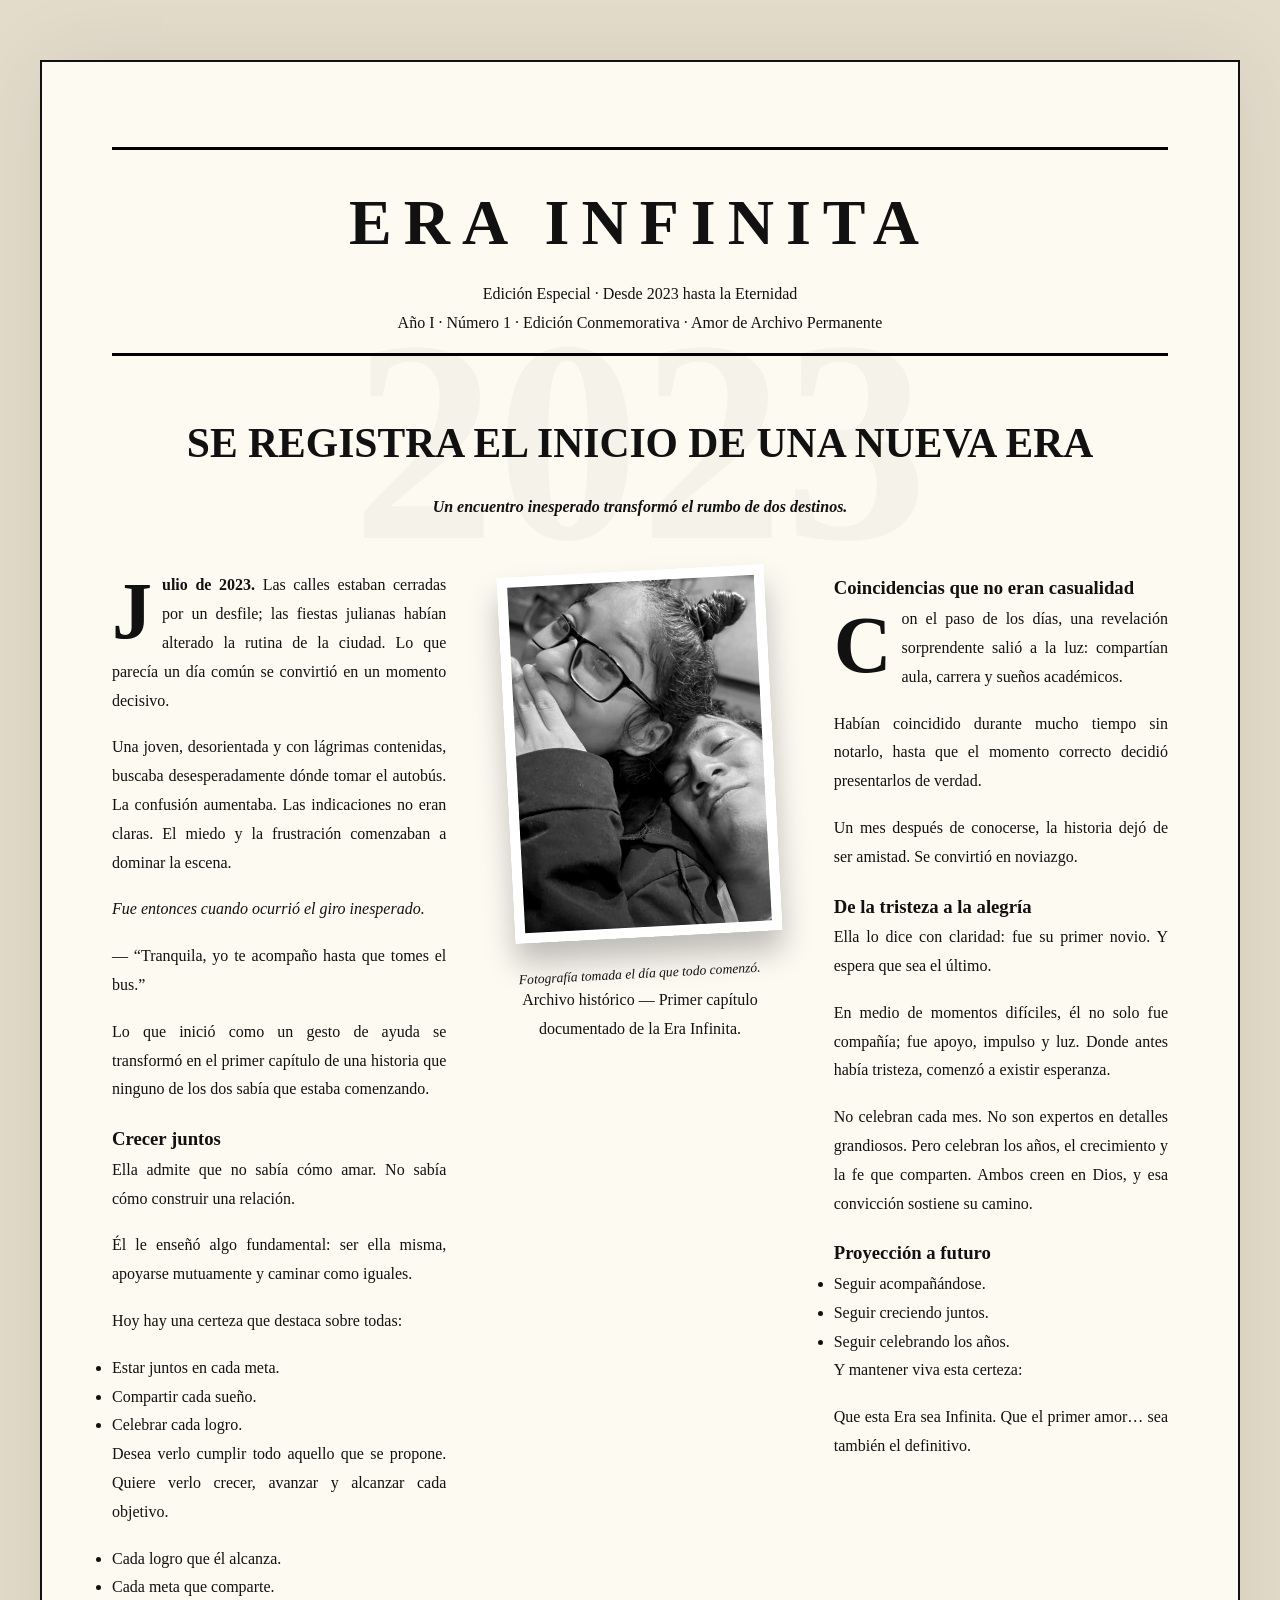
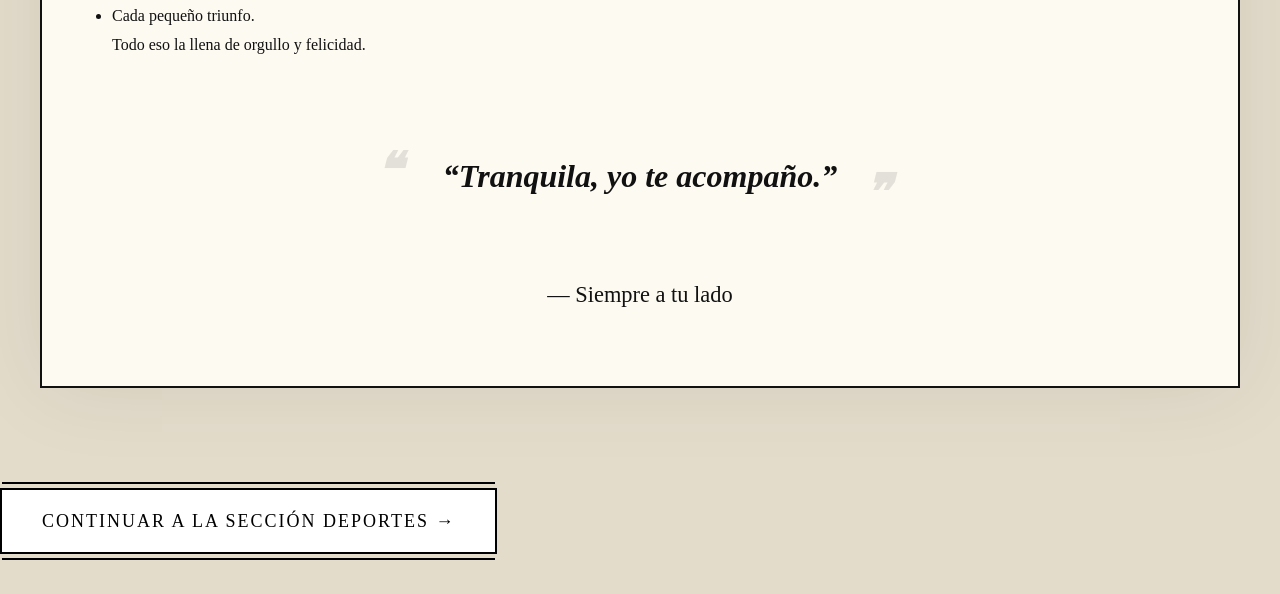
<file: index.html>
<!DOCTYPE html>
<html lang="en">
<head>
    <meta charset="UTF-8">
    <meta name="viewport" content="width=device-width, initial-scale=1.0">
    <link rel="stylesheet" href="css/style.css">
    <title>ERA INFINITA (Periodico)</title>
</head>
<body>


<section class="pagina portada-clasica">
<div class="anio-fondo">2023</div>

    <header class="cabecera-principal">
        <div class="linea-superior"></div>
        <h1>ERA INFINITA</h1>
        <p class="lema">Edición Especial · Desde 2023 hasta la Eternidad</p>
        <p class="linea-informativa">
            Año I · Número 1 · Edición Conmemorativa · Amor de Archivo Permanente
        </p>
        <div class="linea-inferior"></div>
    </header>

    <div class="titular-principal">
        <h2>SE REGISTRA EL INICIO DE UNA NUEVA ERA</h2>
        <p class="subtitulo-noticia">
            <strong>Un encuentro inesperado transformó el rumbo de dos destinos.</strong>
        </p>
    </div>

  <div class="bloque-editorial">

    <div class="columna-texto">
       <p><strong>Julio de 2023.</strong> Las calles estaban cerradas por un desfile; 
            las fiestas julianas habían alterado la rutina de la ciudad. 
            Lo que parecía un día común se convirtió en un momento decisivo.</p>

            <p>Una joven, desorientada y con lágrimas contenidas, buscaba 
            desesperadamente dónde tomar el autobús. La confusión aumentaba. 
            Las indicaciones no eran claras. El miedo y la frustración 
            comenzaban a dominar la escena.</p>

            <p><em>Fue entonces cuando ocurrió el giro inesperado.</em></p>

            <p class="frase-destacada">
            — “Tranquila, yo te acompaño hasta que tomes el bus.”
            </p>

            <p>Lo que inició como un gesto de ayuda se transformó en el primer 
            capítulo de una historia que ninguno de los dos sabía que estaba comenzando.</p>

            <h3>Crecer juntos</h3>

            <p>Ella admite que no sabía cómo amar. No sabía cómo construir una relación.</p>

            <p>Él le enseñó algo fundamental: ser ella misma, apoyarse mutuamente 
            y caminar como iguales.</p>

            <p>Hoy hay una certeza que destaca sobre todas:</p>

            <ul>
                <li>Estar juntos en cada meta.</li>
                <li>Compartir cada sueño.</li>
                <li>Celebrar cada logro.</li>
            </ul>

            <p>Desea verlo cumplir todo aquello que se propone. 
            Quiere verlo crecer, avanzar y alcanzar cada objetivo.</p>

            <ul>
                <li>Cada logro que él alcanza.</li>
                <li>Cada meta que comparte.</li>
                <li>Cada pequeño triunfo.</li>
            </ul>

            <p>Todo eso la llena de orgullo y felicidad.</p>

        </div>

    <div class="columna-imagen">
            <img src="image/primerafoto.jpeg" alt="Primer encuentro">
             <p class="nota-archivo">Fotografía tomada el día que todo comenzó.</p>
            <p class="pie-foto">
                Archivo histórico — Primer capítulo documentado de la Era Infinita.
            </p>
           

        </div>

    <div class="columna-texto">
         <h3>Coincidencias que no eran casualidad</h3>

            <p>Con el paso de los días, una revelación sorprendente salió a la luz: 
            compartían aula, carrera y sueños académicos.</p>

            <p>Habían coincidido durante mucho tiempo sin notarlo, 
            hasta que el momento correcto decidió presentarlos de verdad.</p>

            <p>Un mes después de conocerse, la historia dejó de ser amistad. 
            Se convirtió en noviazgo.</p>

            <h3>De la tristeza a la alegría</h3>

            <p>Ella lo dice con claridad: fue su primer novio. 
            Y espera que sea el último.</p>

            <p>En medio de momentos difíciles, él no solo fue compañía; 
            fue apoyo, impulso y luz. Donde antes había tristeza, 
            comenzó a existir esperanza.</p>

            <p>No celebran cada mes. No son expertos en detalles grandiosos. 
            Pero celebran los años, el crecimiento y la fe que comparten. 
            Ambos creen en Dios, y esa convicción sostiene su camino.</p>

            <h3>Proyección a futuro</h3>

            <ul>
                <li>Seguir acompañándose.</li>
                <li>Seguir creciendo juntos.</li>
                <li>Seguir celebrando los años.</li>
            </ul>

            <p>Y mantener viva esta certeza:</p>


            <p class="frase-final">
                Que esta Era sea Infinita.  
                Que el primer amor… sea también el definitivo.
            </p>

        </div>
        

    </div>
    <p class="cita-central">“Tranquila, yo te acompaño.”</p>

    <p class="firma-final">— Siempre a tu lado</p>

</section>
<a href="deportes.html" class="btn-edicion">
    Continuar a la sección Deportes →
</a>
</body>
</html>
</file>
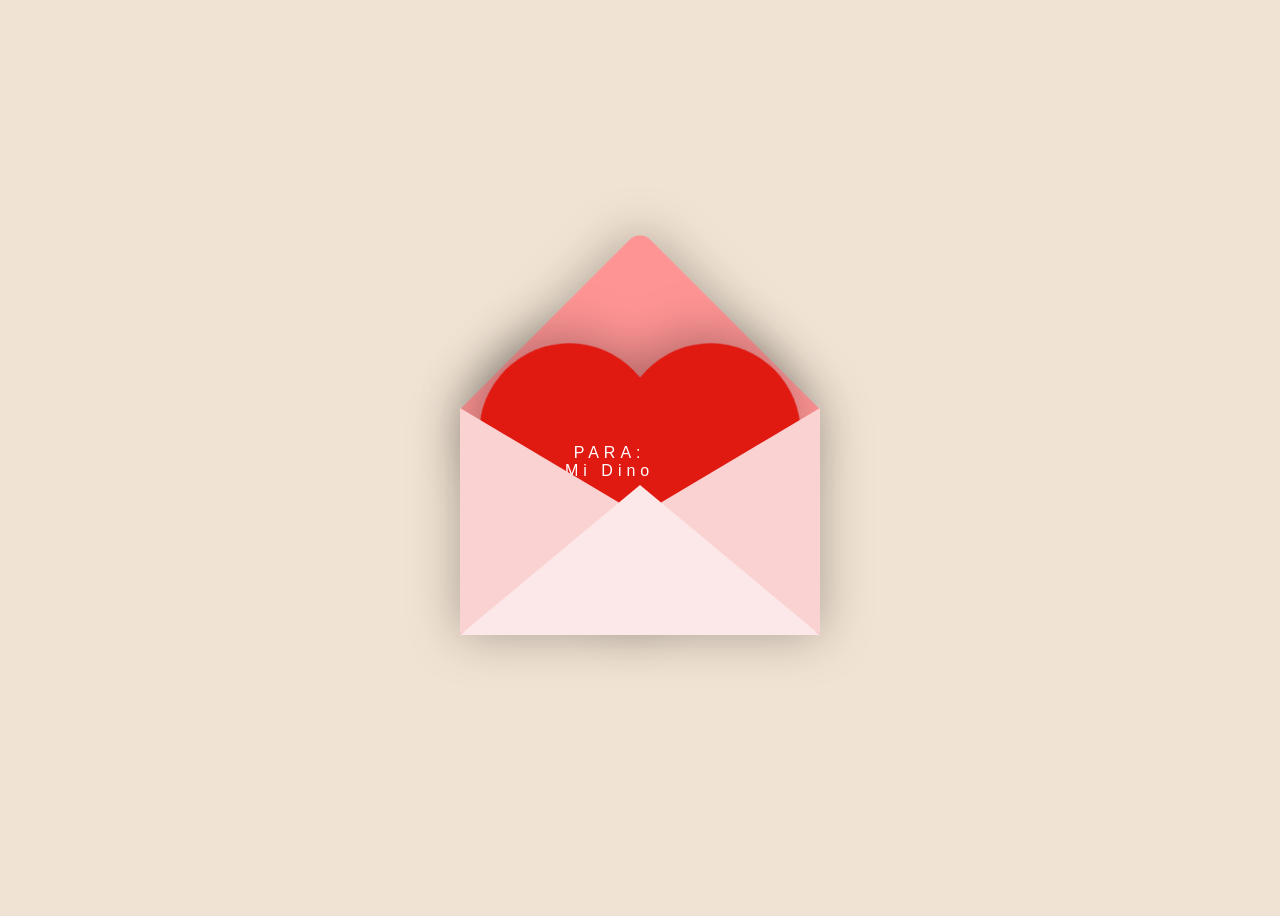
<file: carta.html>
<!DOCTYPE html>
    <html lang="en">
    <head>
    <meta charset="UTF-8">
    <title>Carta de San Valentín</title>
    <link rel="stylesheet" href="css/carta.css">
    </head>
    <body>

    

    <div class="valentines-day">
    <div class="envelope"></div>
    <div class="heart"></div>
    <div class="text"> PARA: <br> Mi Dino </div>
    <div class="front"></div>
    </div>

    <div id="card">
    <div class="side one"></div>
    <div class="side two">
    <h2 class="brillo">Para mi amorcito</h2>

    <p class="typing">
        Querido <span class="brillo">Dino</span>...
    </p>

    <p>
        Había dejado de creer en las 
        <span class="brillo">almas gemelas</span>, 
        pero la vida decidió sorprenderme.
    </p>

    <p>
        No porque seamos perfectos, sino porque nuestras 
        <span class="brillo">imperfecciones</span> 
        encajaron de una forma que solo el destino entiende.
    </p>

    <p>
        Y desde entonces supe algo…
        <span class="brillo">mi amor es real cuando miro tus ojos.</span>
    </p>
    </div>

    <script src='https://cdnjs.cloudflare.com/ajax/libs/jquery/3.2.1/jquery.min.js'></script>
    <script src="js/javascript.js"></script>

    <a href="index.html" class="btn-edicion">
        Regresar a la portada 
    </a>
    </body>
    </html>
</file>
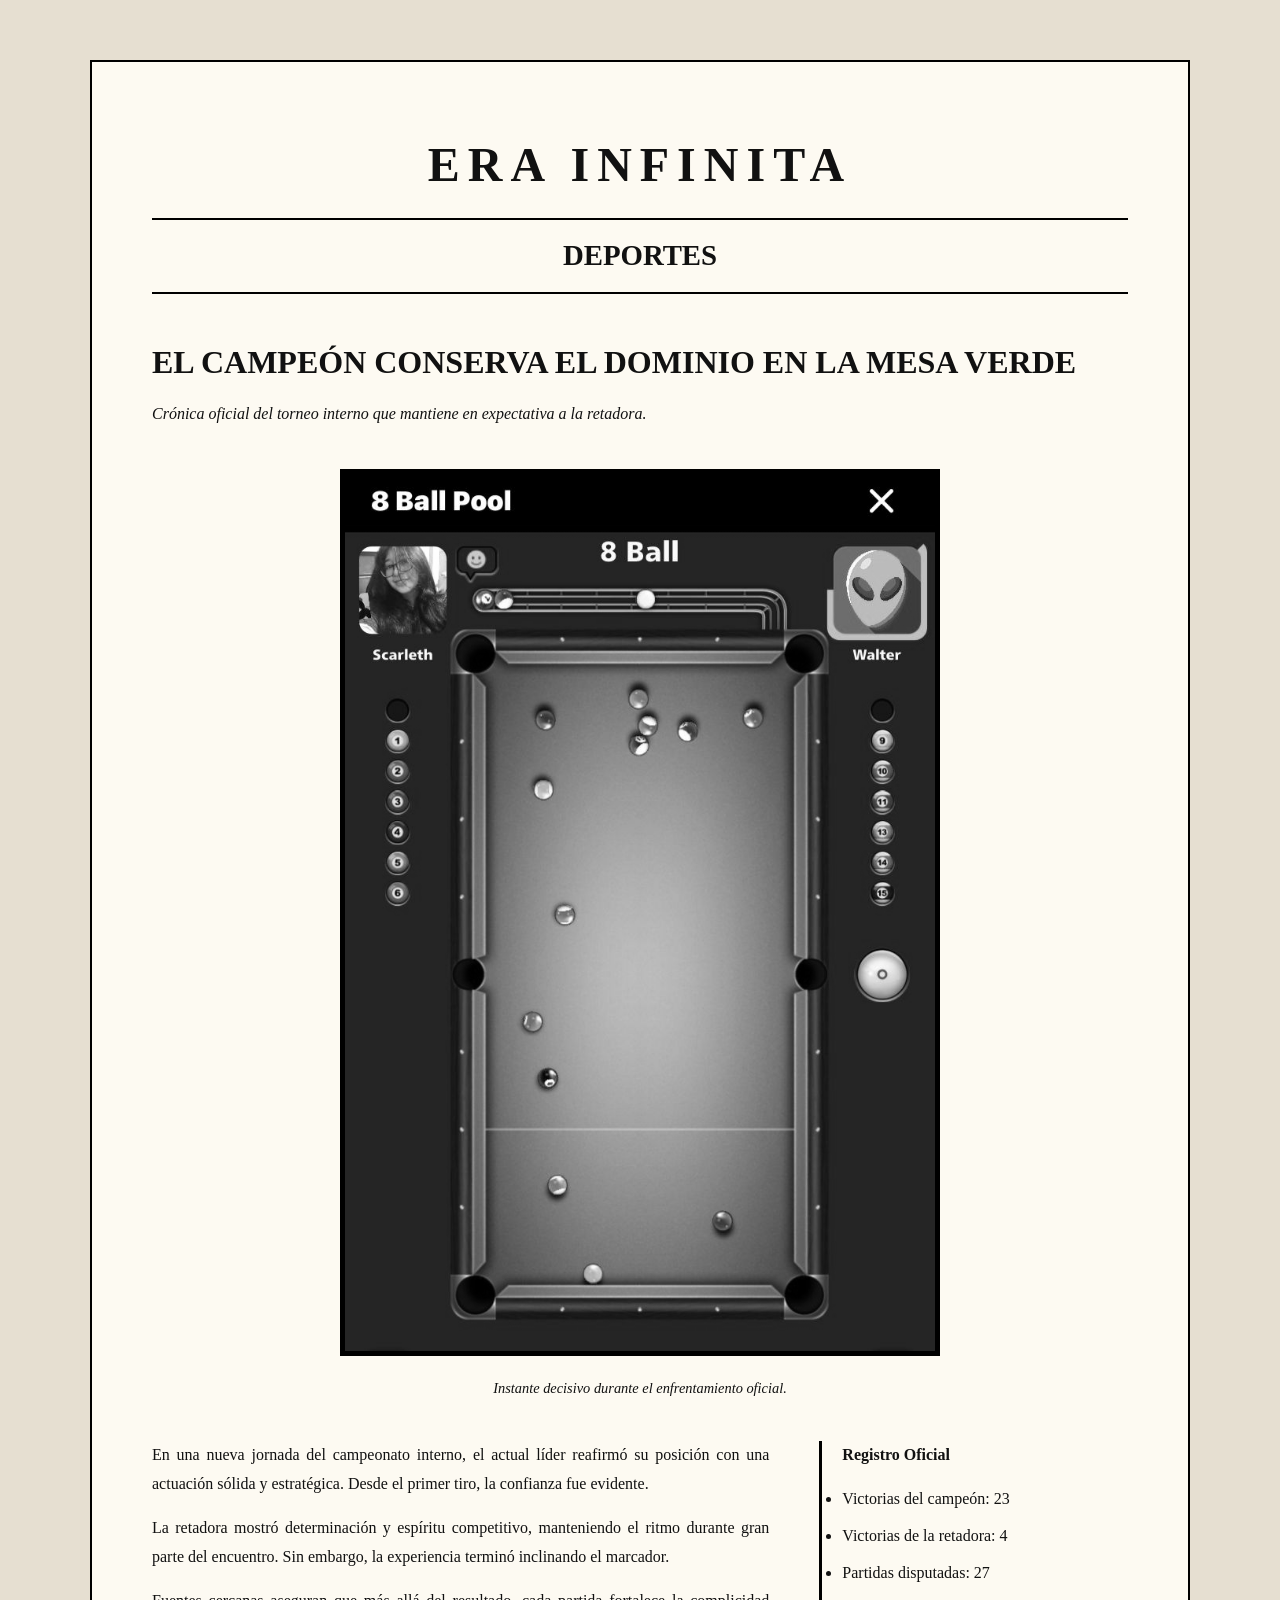
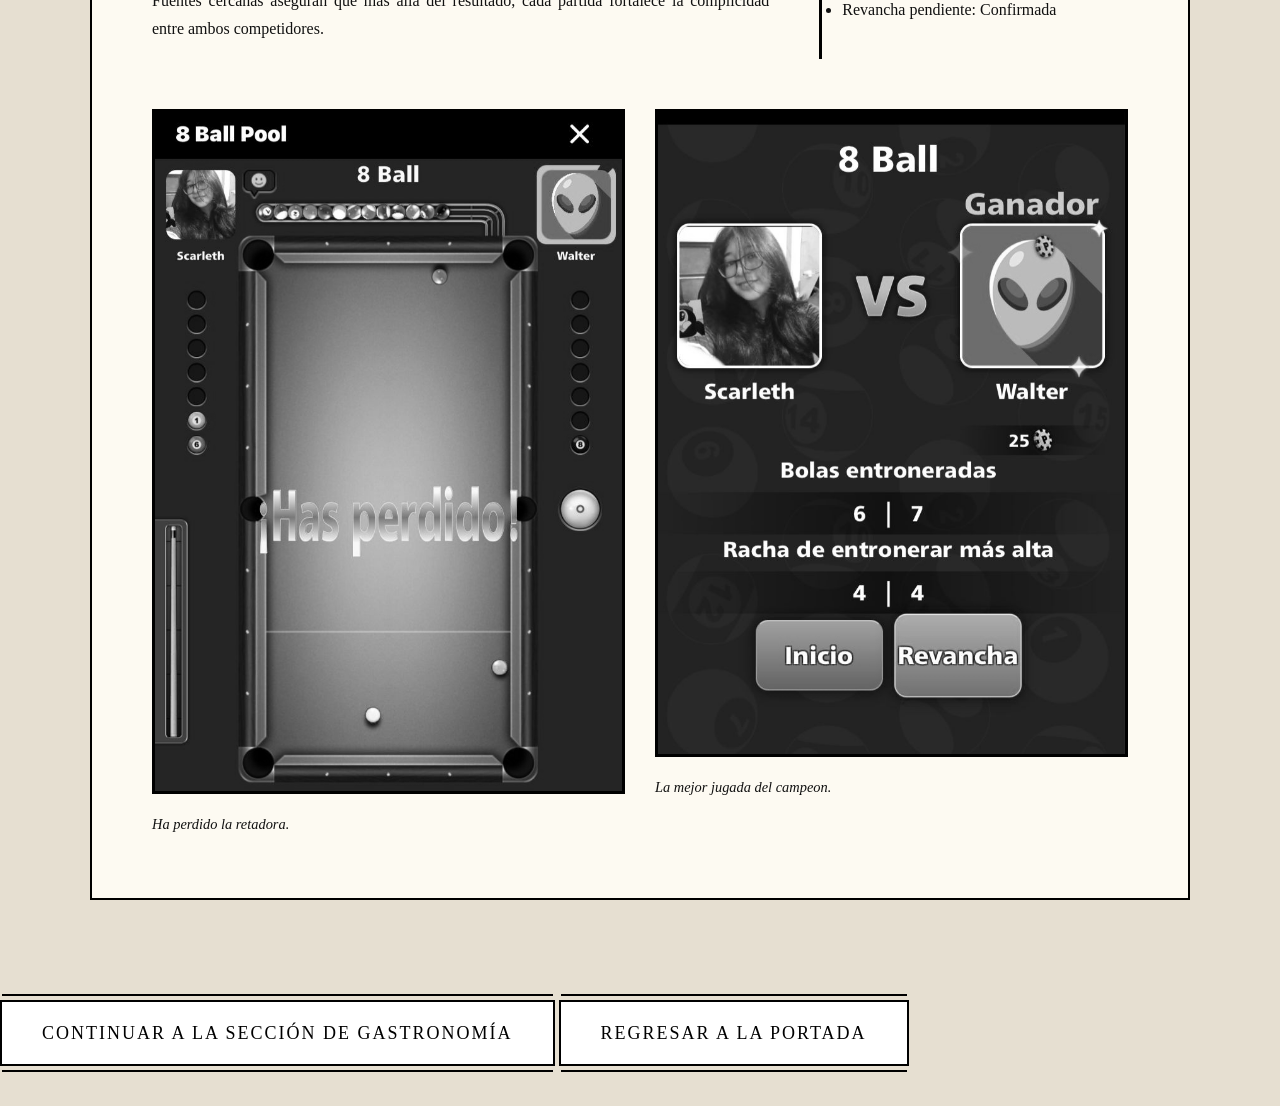
<file: deportes.html>
<!DOCTYPE html>
<html lang="es">
<head>
<meta charset="UTF-8">
<meta name="viewport" content="width=device-width, initial-scale=1.0">
<title>ERA INFINITA | Deportes</title>
<link rel="stylesheet" href="css/deportes.css">
</head>
<body>

<section class="pagina-clasica">

    <header class="cabecera-seccion">
        <h1>ERA INFINITA</h1>
        <div class="linea"></div>
        <h2>DEPORTES</h2>
        <div class="linea"></div>
    </header>

    <div class="titular">
        <h3>EL CAMPEÓN CONSERVA EL DOMINIO EN LA MESA VERDE</h3>
        <p class="bajada">
            Crónica oficial del torneo interno que mantiene en expectativa a la retadora.
        </p>
    </div>

    <!-- IMAGEN PRINCIPAL -->
    <div class="imagen-central">
        <img src="image/cocentracion .jpeg" alt="Partida principal">
        <p class="pie-foto">Instante decisivo durante el enfrentamiento oficial.</p>
    </div>

    <!-- COLUMNAS -->
    <div class="contenido-columnas">

        <div class="columna">
            <p>
                En una nueva jornada del campeonato interno, el actual líder reafirmó su
                posición con una actuación sólida y estratégica. Desde el primer tiro,
                la confianza fue evidente.
            </p>

            <p>
                La retadora mostró determinación y espíritu competitivo, manteniendo
                el ritmo durante gran parte del encuentro. Sin embargo, la experiencia
                terminó inclinando el marcador.
            </p>

            <p>
                Fuentes cercanas aseguran que más allá del resultado, cada partida
                fortalece la complicidad entre ambos competidores.
            </p>
        </div>

        <div class="columna estadisticas">
            <h4>Registro Oficial</h4>
            <ul>
                <li>Victorias del campeón: 23</li>
                <li>Victorias de la retadora: 4</li>
                <li>Partidas disputadas: 27</li>
                <li>Revancha pendiente: Confirmada</li>
            </ul>
        </div>

    </div>

    <!-- IMÁGENES SECUNDARIAS -->
    <div class="imagenes-secundarias">
        <div>
            <img src="image/has-perdido.jpeg" alt="">
            <p>Ha perdido la retadora.</p>
        </div>

        <div>
            <img src="image/ganador.jpeg" alt="">
            <p>La mejor jugada del campeon.</p>
        </div>
    </div>

</section>
<a href="Gastronomia.html" class="btn-edicion">
    Continuar a la sección de Gastronomía 
</a>
<a href="index.html" class="btn-edicion">
    Regresar a la portada 
</a>
</body>
</html>
</file>
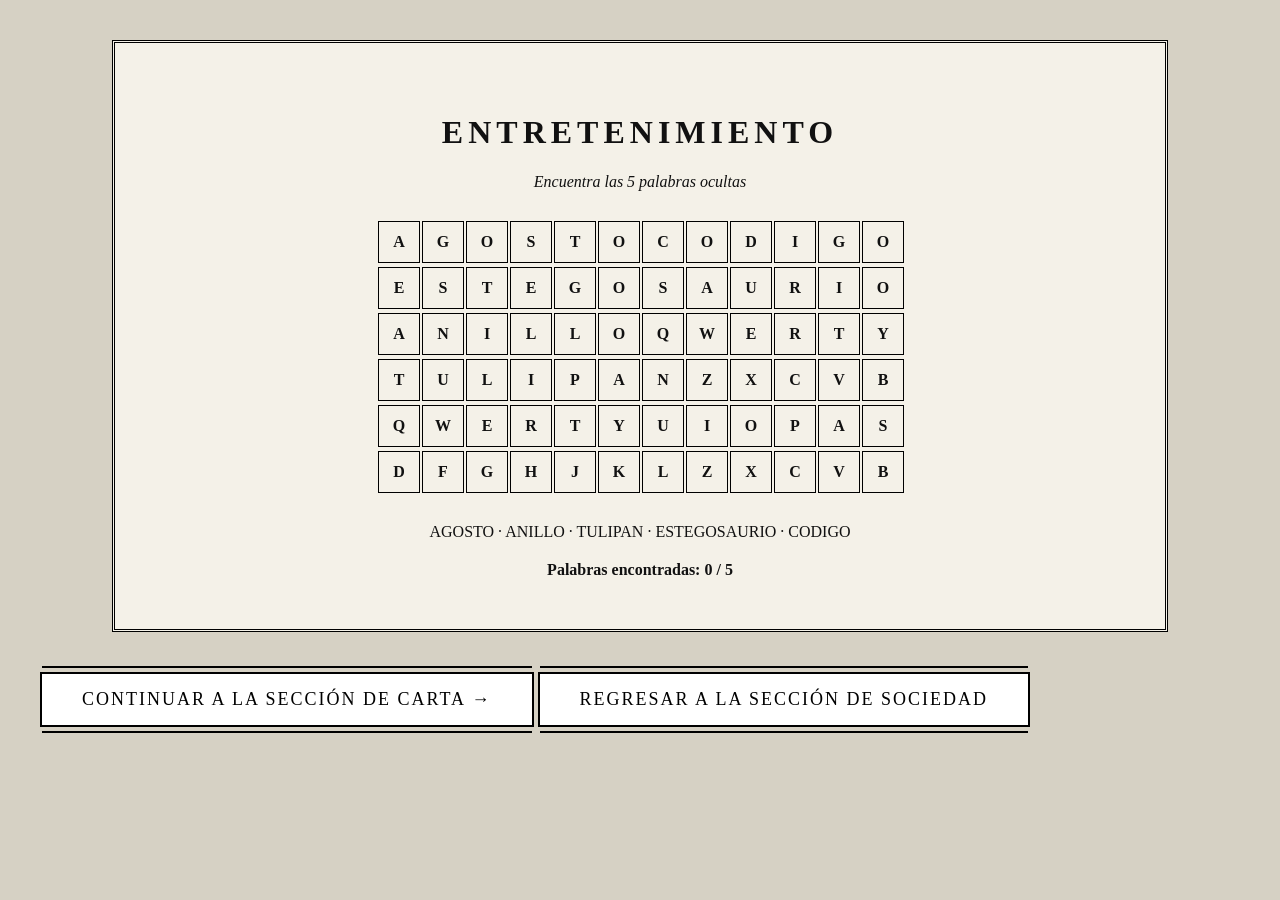
<file: entretenimiento.html>
<!DOCTYPE html>
<html lang="es">
<head>
<meta charset="UTF-8">
<meta name="viewport" content="width=device-width, initial-scale=1.0">
<title>ERA INFINITA | Entretenimiento</title>
<link rel="stylesheet" href="css/entretenimiento.css">
</head>
<body>

<div class="contenedor">
    <h1>ENTRETENIMIENTO</h1>
    <p class="sub">Encuentra las 5 palabras ocultas</p>

    <div class="grid" id="grid"></div>

    <div class="palabras">
        AGOSTO · ANILLO · TULIPAN · ESTEGOSAURIO · CODIGO
    </div>

    <div class="contador">
        Palabras encontradas: <span id="contador">0</span> / 5
    </div>

    <div class="mensaje-final" id="mensajeFinal">
        🔒 Mensaje Revelado:<br><br>
        Nuestro código comenzó en agosto,<br>
        floreció como un tulipán,<br>
        promete un anillo,<br>
        tiene la fuerza de un estegosaurio,<br>
        y será eterno. 💍
    </div>
</div>

<script>

const palabras = ["AGOSTO","ANILLO","TULIPAN","ESTEGOSAURIO","CODIGO"];
let encontradas = [];

const letras = [
"A","G","O","S","T","O","C","O","D","I","G","O",
"E","S","T","E","G","O","S","A","U","R","I","O",
"A","N","I","L","L","O","Q","W","E","R","T","Y",
"T","U","L","I","P","A","N","Z","X","C","V","B",
"Q","W","E","R","T","Y","U","I","O","P","A","S",
"D","F","G","H","J","K","L","Z","X","C","V","B"
];

const grid = document.getElementById("grid");
let seleccionando = false;
let seleccionActual = [];

letras.forEach((letra, index)=>{
    const cell = document.createElement("div");
    cell.classList.add("cell");
    cell.textContent = letra;
    cell.dataset.index = index;
    grid.appendChild(cell);
});

grid.addEventListener("mousedown", e=>{
    if(!e.target.classList.contains("cell")) return;
    seleccionando = true;
    seleccionActual=[];
    seleccionarCelda(e.target);
});

grid.addEventListener("mouseover", e=>{
    if(seleccionando && e.target.classList.contains("cell")){
        seleccionarCelda(e.target);
    }
});

document.addEventListener("mouseup", ()=>{
    seleccionando=false;
    verificar();
    seleccionActual=[];
    document.querySelectorAll(".cell").forEach(c=>c.classList.remove("selecting"));
});

function seleccionarCelda(cell){
    if(!seleccionActual.includes(cell)){
        seleccionActual.push(cell);
        cell.classList.add("selecting");
    }
}

function verificar(){
    const palabraFormada = seleccionActual.map(c=>c.textContent).join("");
    const palabraReversa = palabraFormada.split("").reverse().join("");

    palabras.forEach(p=>{
        if((palabraFormada===p || palabraReversa===p) && !encontradas.includes(p)){
            seleccionActual.forEach(c=>{
                c.classList.remove("selecting");
                c.classList.add("found");
            });
            encontradas.push(p);
            document.getElementById("contador").textContent = encontradas.length;

            if(encontradas.length===5){
                document.getElementById("mensajeFinal").style.display="block";
            }
        }
    });
}

</script>
<a href="carta.html" class="btn-edicion">
    Continuar a la sección de Carta →
</a>
<a href="sociedad.html" class="btn-edicion">
    Regresar a la sección de Sociedad 
</a>
</body>
</html>
</file>
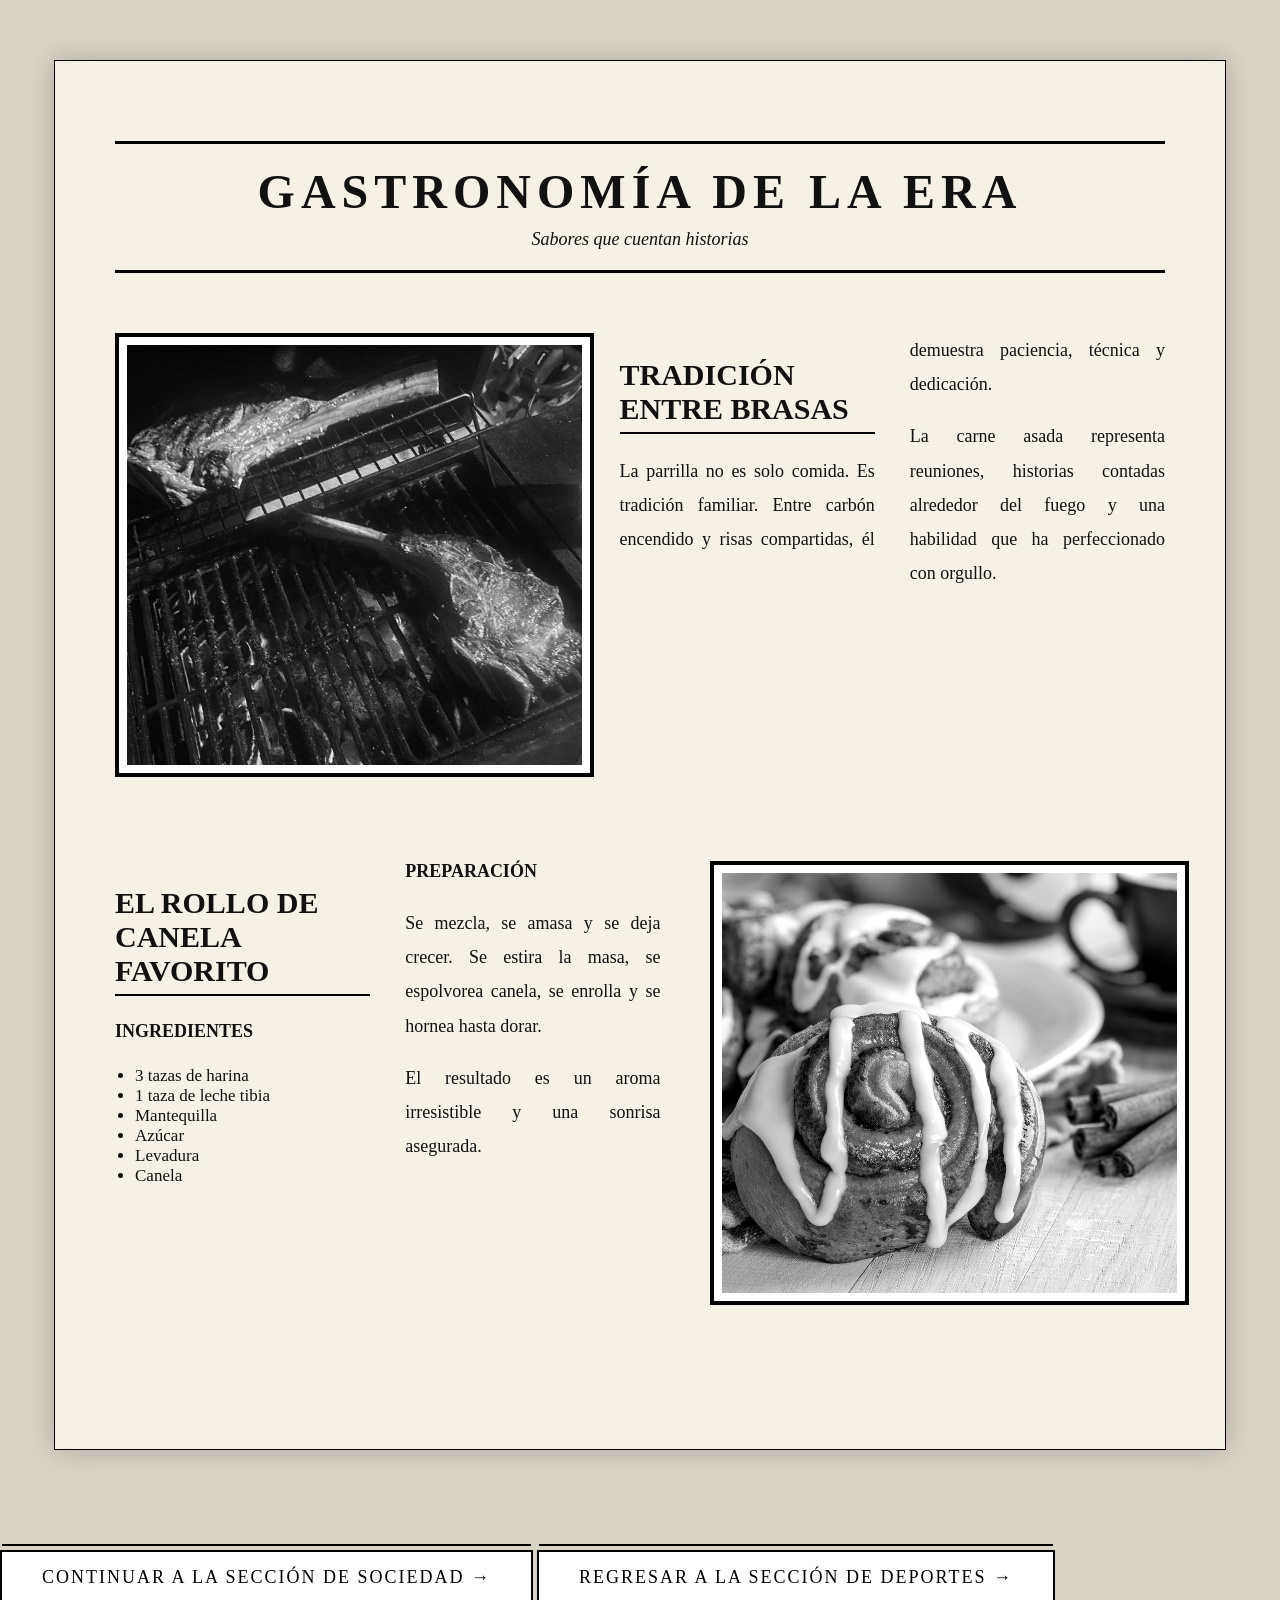
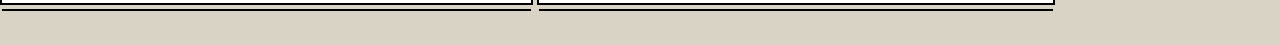
<file: Gastronomia.html>
<!DOCTYPE html>
<html lang="es">
<head>
<meta charset="UTF-8">
<meta name="viewport" content="width=device-width, initial-scale=1.0">
<title>ERA INFINITA | Gastronomía</title>
<link rel="stylesheet" href="css/gastronomia.css">
</head>
<body>

<section class="pagina-gastronomia">

    <header class="cabecera-gastro">
        <h1>GASTRONOMÍA DE LA ERA</h1>
        <p>Sabores que cuentan historias</p>
    </header>

    <!-- SECCIÓN PARRILLA -->
    <article class="bloque-gastro">

        <div class="imagen-gastro">
            <img src="image/parrilla.jpeg" alt="Carne asada en parrilla">
        </div>

        <div class="texto-gastro">
            <h2>Tradición entre Brasas</h2>
            <p>
            La parrilla no es solo comida. Es tradición familiar.
            Entre carbón encendido y risas compartidas,
            él demuestra paciencia, técnica y dedicación.
            </p>

            <p>
            La carne asada representa reuniones,
            historias contadas alrededor del fuego
            y una habilidad que ha perfeccionado con orgullo.
            </p>
        </div>

    </article>


    <!-- SECCIÓN ROLLO DE CANELA -->
    <article class="bloque-gastro invertido">

        <div class="imagen-gastro">
            <img src="image/rollos-de-canela.jpg" alt="Rollo de canela">
        </div>

        <div class="texto-gastro">
            <h2>El Rollo de Canela Favorito</h2>

            <h4>Ingredientes</h4>
            <ul>
                <li>3 tazas de harina</li>
                <li>1 taza de leche tibia</li>
                <li>Mantequilla</li>
                <li>Azúcar</li>
                <li>Levadura</li>
                <li>Canela</li>
            </ul>

            <h4>Preparación</h4>
            <p>
            Se mezcla, se amasa y se deja crecer.
            Se estira la masa, se espolvorea canela,
            se enrolla y se hornea hasta dorar.
            </p>

            <p>
            El resultado es un aroma irresistible
            y una sonrisa asegurada.
            </p>
        </div>

    </article>

</section>


<a href="sociedad.html" class="btn-edicion">
    Continuar a la sección de Sociedad →
</a>
<a href="deportes.html" class="btn-edicion">
    Regresar a la sección de Deportes →
</a>
</body>
</html>
</file>
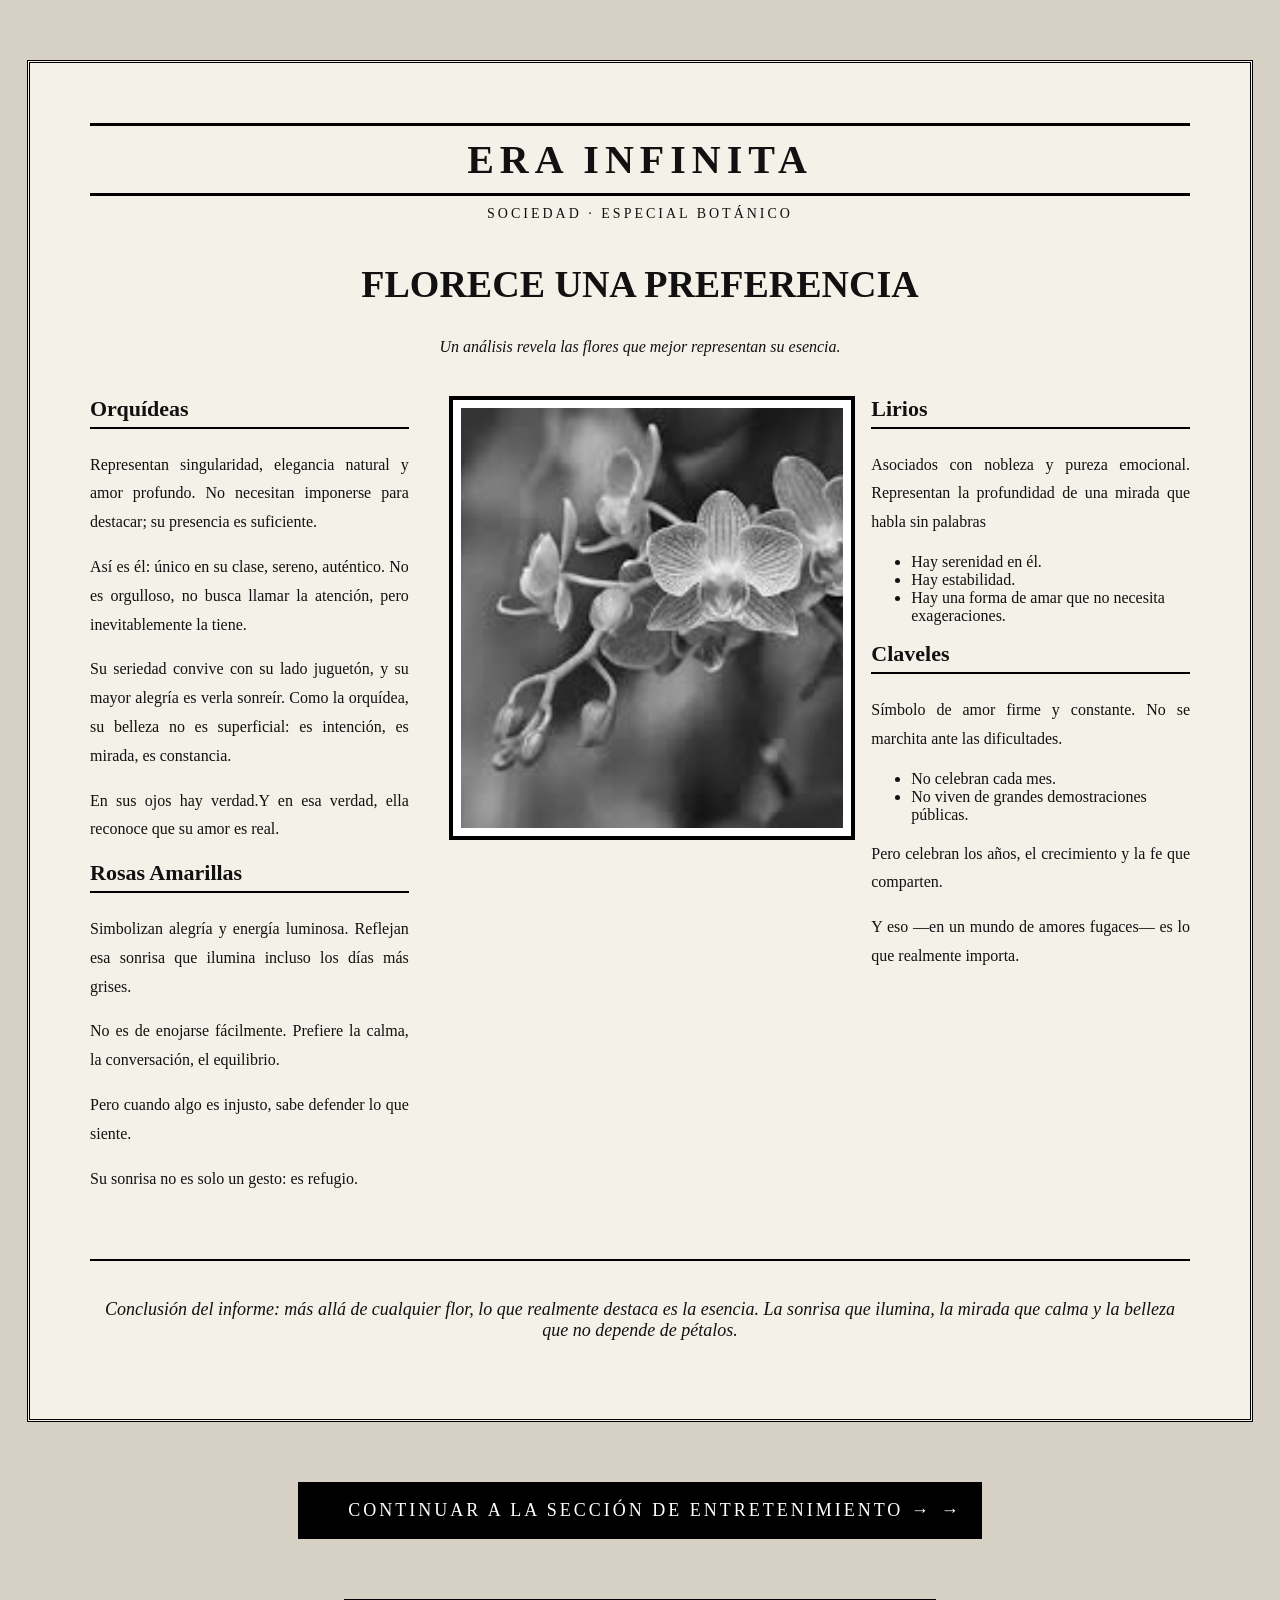
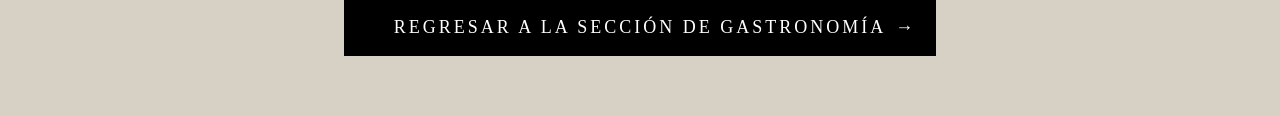
<file: sociedad.html>
<!DOCTYPE html>
<html lang="es">
<head>
<meta charset="UTF-8">
<meta name="viewport" content="width=device-width, initial-scale=1.0">
<title>ERA INFINITA | Sociedad</title>
<link rel="stylesheet" href="css/sociedad.css">
</head>
<body>

<section class="pagina-sociedad">

    <header class="cabecera-sociedad">
        <div class="linea"></div>
        <h1>ERA INFINITA</h1>
        <div class="linea"></div>
        <p class="seccion">SOCIEDAD · ESPECIAL BOTÁNICO</p>
    </header>

    <h2 class="titular-principal">
        FLORECE UNA PREFERENCIA
    </h2>

    <p class="subtitulo">
        Un análisis revela las flores que mejor representan su esencia.
    </p>

    <div class="bloque-sociedad">

        <div class="columna-texto">
            <h3>Orquídeas</h3>
            <p>
            <p>Representan singularidad, elegancia natural y amor profundo. No necesitan imponerse para destacar; su presencia es suficiente.</p>
            <p>Así es él: único en su clase, sereno, auténtico. No es orgulloso, no busca llamar la atención, pero inevitablemente la tiene.</p>
            <p>Su seriedad convive con su lado juguetón, y su mayor alegría es verla sonreír. Como la orquídea, su belleza no es superficial: es intención, es mirada, es constancia.</p>
            <p>En sus ojos hay verdad.Y en esa verdad, ella reconoce que su amor es real.</p>
            

            <h3>Rosas Amarillas</h3>
            <p>
            Simbolizan alegría y energía luminosa. Reflejan esa sonrisa que ilumina incluso los días más grises.</p>
            <p>No es de enojarse fácilmente. Prefiere la calma, la conversación, el equilibrio.</p>
            <p>Pero cuando algo es injusto, sabe defender lo que siente.</p>
            <p>Su sonrisa no es solo un gesto: es refugio.</p>
        </div>

        <div class="columna-imagen">
            <img src="image/orquideas.jpg" alt="Flores representativas">
        </div>

        <div class="columna-texto">
            <h3>Lirios</h3>
            <p>
            Asociados con nobleza y pureza emocional. Representan la profundidad de una mirada que habla sin palabras</p>
            <ul>
                <li>Hay serenidad en él.</li>
                <li>Hay estabilidad.</li>
                <li>Hay una forma de amar que no necesita exageraciones.</li>
            </ul>

            <h3>Claveles</h3>
            <p>
            Símbolo de amor firme y constante.
No se marchita ante las dificultades. </p>
<ul>
    <li>No celebran cada mes.</li>
    <li>No viven de grandes demostraciones públicas.</li>
</ul>
<p>Pero celebran los años, el crecimiento y la fe que comparten.</p>
<p>Y eso —en un mundo de amores fugaces—
es lo que realmente importa.</p>
            </p>
        </div>

    </div>

    <div class="editorial-final">
        <p>
        Conclusión del informe: más allá de cualquier flor, lo que realmente destaca es la esencia. 
        La sonrisa que ilumina, la mirada que calma y la belleza que no depende de pétalos.
        </p>
    </div>

</section>
<a href="entretenimiento.html" class="btn-edicion">
    Continuar a la sección de Entretenimiento →
</a>
<a href="Gastronomia.html" class="btn-edicion">
    Regresar a la sección de Gastronomía 
</a>
</body>
</html>
</file>
<file: css/style.css>
*{
    margin:0;
    padding:0;
    box-sizing:border-box;
}

body{
    background:#e4dccb;
    font-family: "Georgia", serif;
    color:#111;
    line-height:1.8;
}

/* CONTENEDOR */
.pagina{
    max-width:1200px;
    margin:60px auto;
    padding:70px;
    background:#fdfaf2;
    border:2px solid #111;
    box-shadow:0 0 80px rgba(0,0,0,0.08);
    position:relative;
    overflow:hidden;
}

/* AÑO GIGANTE DE FONDO */
.anio-fondo{
    position:absolute;
    top:120px;
    left:50%;
    transform:translateX(-50%);
    font-size:18rem;
    font-weight:900;
    color:rgba(0,0,0,0.03);
    pointer-events:none;
    user-select:none;
}

/* CABECERA */
.cabecera-principal{
    text-align:center;
    margin-bottom:40px;
    position:relative;
    z-index:2;
}

.cabecera-principal h1{
    font-size:4rem;
    letter-spacing:12px;
    font-weight:900;
}

.linea-superior,
.linea-inferior{
    height:3px;
    background:#000;
    margin:15px 0;
}

/* TITULAR */
.titular-principal{
    text-align:center;
    margin:50px 0;
}

.titular-principal h2{
    font-size:2.6rem;
    font-weight:bold;
}

.subtitulo-noticia{
    margin-top:12px;
    font-style:italic;
}

/* GRID */
.bloque-editorial{
    display:grid;
    grid-template-columns:1fr 0.8fr 1fr;
    gap:60px;
    position:relative;
    z-index:2;
}

/* LETRA CAPITAL */
.columna-texto p:first-of-type::first-letter{
    font-size:5rem;
    float:left;
    padding-right:10px;
    line-height:1;
    font-weight:bold;
}

/* TEXTO */
.columna-texto p{
    margin-bottom:18px;
    text-align:justify;
    font-size:1rem;
}

.columna-texto h4{
    margin:35px 0 10px;
    font-size:1.1rem;
    text-transform:uppercase;
    border-bottom:1px solid #000;
    padding-bottom:6px;
}

/* IMAGEN TIPO POLAROID */
.columna-imagen{
    text-align:center;
    align-self:start;
}

.columna-imagen img{
    width:100%;
    max-width:300px;
    border:10px solid #fff;
    box-shadow:0 20px 30px rgba(0,0,0,0.25);
    transform:rotate(-3deg);
    filter:grayscale(100%) contrast(110%);
}

.nota-archivo{
    margin-top:15px;
    font-size:0.85rem;
    font-style:italic;
    transform:rotate(-3deg);
}

/* CITA CENTRAL GRANDE */
.cita-central{
    margin:70px 0;
    text-align:center;
    font-size:2rem;
    font-style:italic;
    font-weight:bold;
    position:relative;
}

.cita-central::before,
.cita-central::after{
    content:"❝";
    font-size:3rem;
    position:absolute;
    top:-20px;
    color:rgba(0,0,0,0.1);
}

.cita-central::before{
    left:25%;
}

.cita-central::after{
    right:25%;
    transform:rotate(180deg);
}

/* FIRMA */
.firma-final{
    text-align:center;
    margin-top:40px;
    font-family:cursive;
    font-size:1.4rem;
}

/* RESPONSIVE */
@media(max-width:1000px){
    .bloque-editorial{
        grid-template-columns:1fr;
    }

    .anio-fondo{
        font-size:10rem;
        top:200px;
    }

    .columna-imagen{
        margin:30px 0;
    }
}

.btn-edicion {
    display: inline-block;
    margin: 40px auto;
    padding: 15px 40px;
    font-family: "Times New Roman", serif;
    font-size: 18px;
    letter-spacing: 2px;
    text-transform: uppercase;
    text-decoration: none;
    color: black;
    border: 2px solid black;
    background: white;
    position: relative;
    transition: all 0.3s ease;
}

.btn-edicion::before,
.btn-edicion::after {
    content: "";
    position: absolute;
    width: 100%;
    height: 2px;
    background: black;
    left: 0;
    transition: 0.3s;
}

.btn-edicion::before {
    top: -8px;
}

.btn-edicion::after {
    bottom: -8px;
}

.btn-edicion:hover {
    background: black;
    color: white;
    letter-spacing: 4px;
}
</file>
<file: css/carta.css>
@import url('https://fonts.googleapis.com/css?family=Sacramento');

    #card {
height:500px;
width:800px;
margin:5em auto;
position: absolute;
display:flex;
opacity:0;
transform: scale(0.7);
transition: all 0.6s ease;
pointer-events:none;
}
#card.show {
opacity:1;
transform: scale(1);
pointer-events:auto;
}
#card h2 {
    font-size:3em;
    margin:0;
    color:pink;
    text-align: center;
    }
    #card p {
    font-size: 1.5em;
    text-align: justify;
    padding-left: 30px; /* Espacio en blanco a la izquierda */
    padding-right: 30px; /* Espacio en blanco a la derecha */
    }


    .side {
    background:#eee;
    height:550px;
    width:400px;
    /*    border:1px solid red; */
    padding:10px;
    }
    .side.one {
    width:320px;
    transform:skew(10deg,20deg);
    background:linear-gradient(90deg, #fff, #fff 40%, #ddd);
    }
    .side.two {
    transform:skew(10deg,-15deg);
    background:linear-gradient(-90deg, #fff, #fff 40%, #f0f0f0);
    }

    body {
    display: flex;
    align-items: center;
    justify-content: center;
    height: 100vh;
    font-family: 'Sacramento', cursive;
    background-color: #f1e3d3;
    overflow: hidden;
    }
    
    .valentines-day {
    position: relative;
    cursor: pointer;
    }
    
    .envelope {
    position: relative;
    filter: drop-shadow(0 0 25px rgba(0,0,0,.3));
    }
    
    .envelope:before {
    content:"";
    position: absolute;
    width:254px;
    height:254px;
    background-color: #ff9494;
    transform: rotate(-45deg);
    border-radius: 0 15px 0 0;
    left:-37px;
    top:-82px;
    }
    
    .envelope:after {
    content:"";
    position: absolute;
    background-color: #ff9494;
    width:360px;
    height:225px;
    left:-90px;
    top:45px;
    }
    
    .heart {
    position: relative;
    background-color: #e01911;
    display: inline-block;
    height: 180px;
    top:50px;
    left:0;
    transform: rotate(-45deg);
    width:180px;
    filter: drop-shadow(0 -10px 25px rgba(0,0,0,.3));
    transition: .5s;
    }
    
    .heart:before, .heart:after {
    content:"";
    background-color: #e01911;
    border-radius:50%;
    height: 180px;
    width: 180px;
    position: absolute;
    }
    
    .heart:before {
    top:-100px;
    left:0;}
    
    .heart:after {
    left:100px;
    top:0;}
    
    .front {
    position: absolute;
    width:0;
    height:0;
    border-right: 190px solid #fbd2d2;
    border-top: 113px solid transparent;
    border-bottom: 113px solid transparent;
    top:44px;
    left:80px;
    z-index:4;
    }
    
    .front:before {
    content:"";
    position: absolute;
    width:0;
    height:0;
    border-left: 190px solid #fbd2d2;
    border-top: 113px solid transparent;
    border-bottom: 113px solid transparent;
    top:-113px;
    left:-170px;
    }
    
    .front:after {
    width:0;
    height:0;
    position: absolute;
    content:"";
    border-bottom: 150px solid #fce7e9;
    border-right:180px solid transparent;
    border-left: 180px solid transparent;
    top:-36px;
    left:-170px;
    }
    
    .text {
    position: absolute;
    font-family: arial;
    letter-spacing:5px;
    text-align: center;
    color: white;
    z-index:2;
    top:80px;
    left:15px;
    transition: .5s;
    }
    
    .valentines-day:hover .heart {
    transform: translateY(-50px) rotate(-45deg);
    }
    
    .valentines-day:hover .text {
    transform: translateY(-50px);
    }
@keyframes fall {
0% { transform: translateY(0); opacity:1; }
100% { transform: translateY(200px); opacity:0; }
}
/* ========================= */
/* LATIDO DEL CORAZÓN */
/* ========================= */
@keyframes beat {
    0% { transform: scale(1) rotate(-45deg); }
    25% { transform: scale(1.1) rotate(-45deg); }
    50% { transform: scale(1) rotate(-45deg); }
    75% { transform: scale(1.1) rotate(-45deg); }
    100% { transform: scale(1) rotate(-45deg); }
    }

    .valentines-day.open .heart {
    animation: beat 0.6s ease 2;
    }

    /* ========================= */
    /* SOBRE CAE */
    /* ========================= */
    @keyframes fall {
    to {
        transform: translateY(250px);
        opacity: 0;
    }
    }

    .valentines-day.open .envelope {
    animation: fall 0.8s ease forwards;
    }

    /* ========================= */
    /* CARTA ESTILO LIBRO */
    /* ========================= */
    #card {
    height:500px;
    width:800px;
    display:flex;
    opacity:0;
    transform: rotateY(90deg);
    transition: all 0.8s ease;
    perspective: 1200px;
    }

    #card.show {
    opacity:1;
    transform: rotateY(0deg);
    }

    /* ========================= */
    /* PÉTALOS */
    /* ========================= */
    .petalo {
    position: absolute;
    width: 15px;
    height: 15px;
    background: pink;
    border-radius: 50%;
    opacity: 0.7;
    animation: caer 4s linear infinite;
    }

    @keyframes caer {
    0% { transform: translateY(-100px); }
    100% { transform: translateY(100vh); }
    }
    

    /* ========================= */
    /* EFECTO ESCRITURA */
    /* ========================= */
    .typing {
    overflow: hidden;
    white-space: nowrap;
    border-right: 3px solid pink;
    width: 0;
    animation: typing 4s steps(80, end) forwards,
                blink .8s infinite;
    }

    @keyframes typing {
    from { width: 0 }
    to { width: 100% }
    }

    @keyframes blink {
    50% { border-color: transparent }
    }

    /* ========================= */
    /* BRILLO EN PALABRAS */
    /* ========================= */
    .brillo {
    background: linear-gradient(90deg, #ff9a9e, #fad0c4, #ff9a9e);
    background-size: 200% auto;
    color: #d63384;
    -webkit-background-clip: text;
    -webkit-text-fill-color: transparent;
    animation: shine 3s linear infinite;
    font-weight: bold;
    }

    @keyframes shine {
    to { background-position: 200% center; }
    }
</file>
<file: css/deportes.css>
*{
    margin:0;
    padding:0;
    box-sizing:border-box;
}

body{
    background:#e6dfd1;
    font-family: "Georgia", serif;
    color:#111;
    line-height:1.8;
}

.pagina-clasica{
    max-width:1100px;
    margin:60px auto;
    padding:60px;
    background:#fdfaf2;
    border:2px solid #000;
}

/* CABECERA */
.cabecera-seccion{
    text-align:center;
    margin-bottom:40px;
}

.cabecera-seccion h1{
    font-size:3rem;
    letter-spacing:8px;
}

.cabecera-seccion h2{
    font-size:1.8rem;
    margin-top:10px;
}

.linea{
    height:2px;
    background:#000;
    margin:10px 0;
}

/* TITULAR */
.titular{
    margin-bottom:40px;
}

.titular h3{
    font-size:2rem;
    font-weight:bold;
}

.bajada{
    font-style:italic;
    margin-top:8px;
}

/* IMAGEN CENTRAL */
.imagen-central{
    margin:40px 0;
    text-align:center;
}

.imagen-central img{
    width:100%;
    max-width:600px;
    filter:grayscale(100%);
    border:5px solid #000;
}

.pie-foto{
    margin-top:10px;
    font-size:0.9rem;
    font-style:italic;
}

/* COLUMNAS */
.contenido-columnas{
    display:grid;
    grid-template-columns:2fr 1fr;
    gap:50px;
    margin-top:40px;
}

.columna p{
    margin-bottom:15px;
    text-align:justify;
}

.estadisticas{
    border-left:3px solid #000;
    padding-left:20px;
}

.estadisticas h4{
    margin-bottom:15px;
}

.estadisticas li{
    margin-bottom:8px;
}

/* IMÁGENES SECUNDARIAS */
.imagenes-secundarias{
    display:grid;
    grid-template-columns:1fr 1fr;
    gap:30px;
    margin-top:50px;
}

.imagenes-secundarias img{
    width:100%;
    filter:grayscale(100%);
    border:3px solid #000;
}

.imagenes-secundarias p{
    margin-top:8px;
    font-size:0.9rem;
    font-style:italic;
}

/* RESPONSIVE */
@media(max-width:900px){
    .contenido-columnas{
        grid-template-columns:1fr;
    }

    .imagenes-secundarias{
        grid-template-columns:1fr;
    }
}
.btn-edicion {
    display: inline-block;
    margin: 40px auto;
    padding: 15px 40px;
    font-family: "Times New Roman", serif;
    font-size: 18px;
    letter-spacing: 2px;
    text-transform: uppercase;
    text-decoration: none;
    color: black;
    border: 2px solid black;
    background: white;
    position: relative;
    transition: all 0.3s ease;
}

.btn-edicion::before,
.btn-edicion::after {
    content: "";
    position: absolute;
    width: 100%;
    height: 2px;
    background: black;
    left: 0;
    transition: 0.3s;
}

.btn-edicion::before {
    top: -8px;
}

.btn-edicion::after {
    bottom: -8px;
}

.btn-edicion:hover {
    background: black;
    color: white;
    letter-spacing: 4px;
}
</file>
<file: css/entretenimiento.css>
body{
    background:#d6d1c4;
    font-family:"Times New Roman", serif;
    margin:0;
    padding:40px;
    color:#111;
}

.contenedor{
    max-width:950px;
    margin:auto;
    background:#f4f1e8;
    padding:50px;
    border:3px double #000;
}

h1{
    text-align:center;
    letter-spacing:5px;
    text-transform:uppercase;
}

.sub{
    text-align:center;
    font-style:italic;
    margin-bottom:30px;
}

.grid{
    display:grid;
    grid-template-columns: repeat(12, 40px);
    gap:4px;
    justify-content:center;
    margin-bottom:30px;
}

.cell{
    width:40px;
    height:40px;
    display:flex;
    align-items:center;
    justify-content:center;
    border:1px solid #000;
    cursor:pointer;
    font-weight:bold;
    user-select:none;
    transition:0.2s;
}

.cell.selecting{
    background:#999;
    color:#fff;
}

.cell.found{
    background:#000;
    color:#fff;
}

.palabras{
    text-align:center;
    margin-bottom:20px;
}

.contador{
    text-align:center;
    font-weight:bold;
    margin-top:10px;
}

.mensaje-final{
    display:none;
    margin-top:30px;
    text-align:center;
    font-size:22px;
    font-style:italic;
    border-top:2px solid #000;
    padding-top:20px;
    animation: aparecer 1s ease forwards;
}

@keyframes aparecer{
    from{opacity:0; transform:translateY(20px);}
    to{opacity:1; transform:translateY(0);}
}
.btn-edicion {
    display: inline-block;
    margin: 40px auto;
    padding: 15px 40px;
    font-family: "Times New Roman", serif;
    font-size: 18px;
    letter-spacing: 2px;
    text-transform: uppercase;
    text-decoration: none;
    color: black;
    border: 2px solid black;
    background: white;
    position: relative;
    transition: all 0.3s ease;
}

.btn-edicion::before,
.btn-edicion::after {
    content: "";
    position: absolute;
    width: 100%;
    height: 2px;
    background: black;
    left: 0;
    transition: 0.3s;
}

.btn-edicion::before {
    top: -8px;
}

.btn-edicion::after {
    bottom: -8px;
}

.btn-edicion:hover {
    background: black;
    color: white;
    letter-spacing: 4px;
}
</file>
<file: css/gastronomia.css>
body {
    background: #d8d3c5; /* tono papel viejo */
    font-family: "Times New Roman", serif;
    margin: 0;
    padding: 0;
    color: #111;
}

.pagina-gastronomia {
    max-width: 1050px;
    margin: 60px auto;
    background: #f5f1e6; /* papel envejecido */
    padding: 60px;
    box-shadow: 0 0 25px rgba(0,0,0,0.2);
    border: 1px solid #000;
}

/* CABECERA TIPO DIARIO */
.cabecera-gastro {
    text-align: center;
    margin-bottom: 60px;
}

.cabecera-gastro h1 {
    font-size: 48px;
    letter-spacing: 6px;
    margin: 0;
    font-weight: bold;
}

.cabecera-gastro p {
    font-style: italic;
    font-size: 18px;
    margin-top: 10px;
}

.cabecera-gastro::before,
.cabecera-gastro::after {
    content: "";
    display: block;
    height: 3px;
    background: #000;
    margin: 20px 0;
}

/* BLOQUES */
.bloque-gastro {
    display: grid;
    grid-template-columns: 1fr 1.2fr;
    gap: 50px;
    margin-bottom: 80px;
    align-items: start;
}

.bloque-gastro.invertido {
    grid-template-columns: 1.2fr 1fr;
}

.bloque-gastro.invertido .imagen-gastro {
    order: 2;
}

.bloque-gastro.invertido .texto-gastro {
    order: 1;
}

/* IMÁGENES TIPO FOTOGRAFÍA ANTIGUA */
.imagen-gastro img {
    width: 100%;
    height: 420px;
    object-fit: cover;
    border: 4px solid #000;
    padding: 8px;
    background: #fff;
    filter: grayscale(100%) contrast(110%);
}

/* TEXTO */
.texto-gastro h2 {
    font-size: 30px;
    margin-bottom: 20px;
    text-transform: uppercase;
    border-bottom: 2px solid #000;
    padding-bottom: 6px;
}

.texto-gastro h4 {
    margin-top: 25px;
    font-size: 18px;
    text-transform: uppercase;
}

.texto-gastro p {
    font-size: 18px;
    line-height: 1.9;
    text-align: justify;
    margin-bottom: 15px;
}

.texto-gastro ul {
    padding-left: 20px;
    font-size: 17px;
}

/* EFECTO COLUMNAS PERIODÍSTICAS */
.texto-gastro {
    column-count: 2;
    column-gap: 35px;
}

/* RESPONSIVE */
@media (max-width: 900px) {
    .bloque-gastro {
        grid-template-columns: 1fr;
    }

    .texto-gastro {
        column-count: 1;
    }

    .imagen-gastro img {
        height: 300px;
    }
}
.btn-edicion {
    display: inline-block;
    margin: 40px auto;
    padding: 15px 40px;
    font-family: "Times New Roman", serif;
    font-size: 18px;
    letter-spacing: 2px;
    text-transform: uppercase;
    text-decoration: none;
    color: black;
    border: 2px solid black;
    background: white;
    position: relative;
    transition: all 0.3s ease;
}

.btn-edicion::before,
.btn-edicion::after {
    content: "";
    position: absolute;
    width: 100%;
    height: 2px;
    background: black;
    left: 0;
    transition: 0.3s;
}

.btn-edicion::before {
    top: -8px;
}

.btn-edicion::after {
    bottom: -8px;
}

.btn-edicion:hover {
    background: black;
    color: white;
    letter-spacing: 4px;
}
</file>
<file: css/sociedad.css>
body{
    margin:0;
    padding:0;
    background:#d6d1c4;
    font-family:"Times New Roman", serif;
    color:#111;
}

.pagina-sociedad{
    max-width:1100px;
    margin:60px auto;
    background:#f4f1e8;
    padding:60px;
    border:3px double #000;
}

.cabecera-sociedad{
    text-align:center;
}

.cabecera-sociedad h1{
    font-size:40px;
    letter-spacing:6px;
    margin:10px 0;
}

.linea{
    height:3px;
    background:#000;
}

.seccion{
    font-size:14px;
    letter-spacing:3px;
    margin-top:10px;
}

.titular-principal{
    text-align:center;
    font-size:38px;
    margin-top:40px;
    text-transform:uppercase;
}

.subtitulo{
    text-align:center;
    font-style:italic;
    margin-bottom:40px;
}

.bloque-sociedad{
    display:grid;
    grid-template-columns:1fr 1.2fr 1fr;
    gap:40px;
    align-items:start;
}

.columna-texto h3{
    font-size:22px;
    border-bottom:2px solid #000;
    padding-bottom:5px;
    margin-top:0;
}

.columna-texto p{
    text-align:justify;
    line-height:1.8;
    font-size:16px;
}

.columna-imagen img{
    width:100%;
    height:420px;
    object-fit:cover;
    border:4px solid #000;
    padding:8px;
    background:#fff;
    filter:grayscale(100%);
}

.editorial-final{
    margin-top:50px;
    padding-top:20px;
    border-top:2px solid #000;
    text-align:center;
    font-style:italic;
    font-size:18px;
}

@media(max-width:900px){
    .bloque-sociedad{
        grid-template-columns:1fr;
    }

    .columna-imagen img{
        height:300px;
    }
}
.btn-edicion {
    display: block;
    width: fit-content;
    margin: 60px auto;
    padding: 18px 50px;
    background: black;
    color: white;
    text-decoration: none;
    font-family: "Times New Roman", serif;
    font-size: 18px;
    text-transform: uppercase;
    letter-spacing: 3px;
    position: relative;
    overflow: hidden;
    transition: 0.4s;
}

.btn-edicion::after {
    content: "→";
    position: absolute;
    right: 20px;
    transition: 0.4s;
}

.btn-edicion:hover {
    background: white;
    color: black;
    border: 2px solid black;
}

.btn-edicion:hover::after {
    right: 10px;
}
</file>
